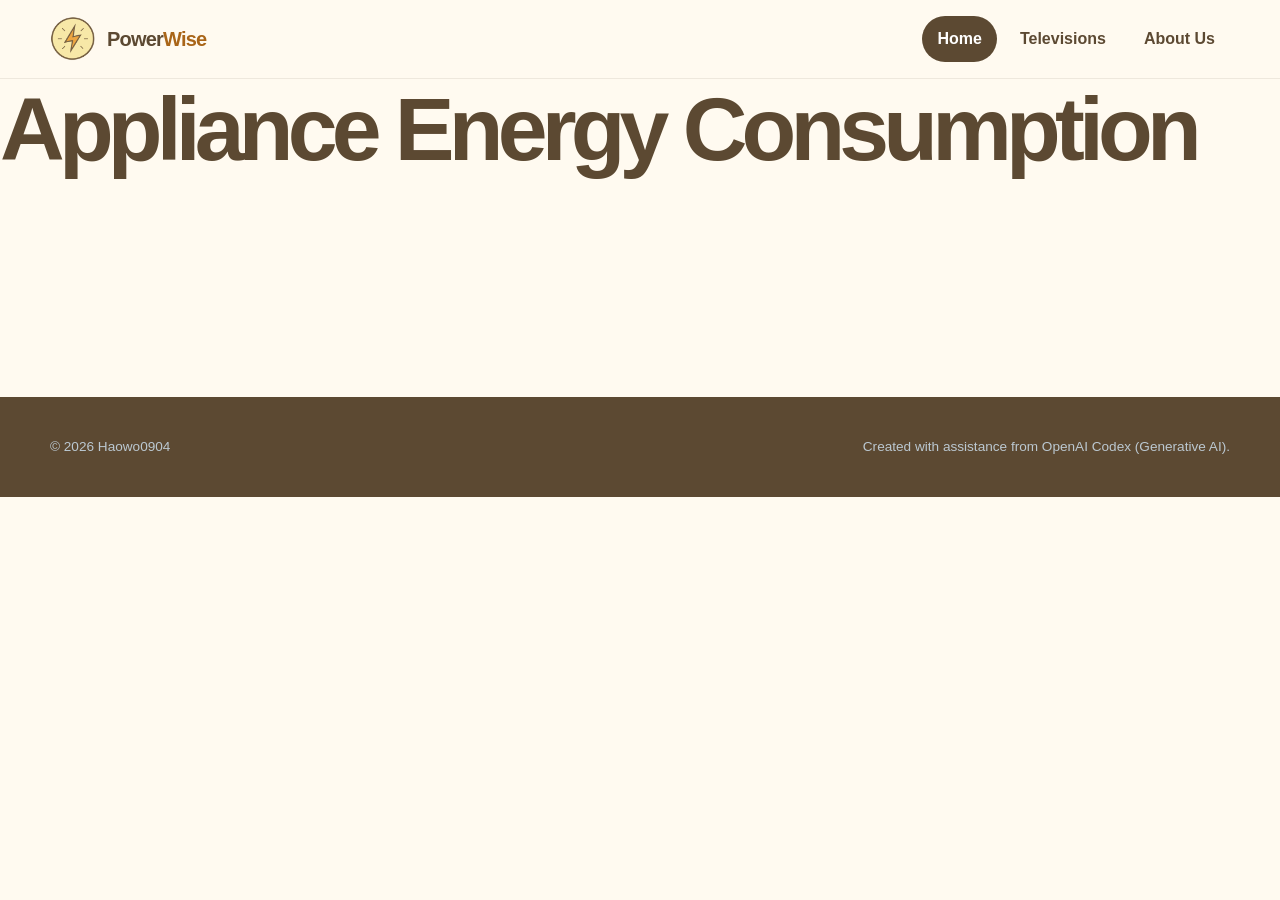
<file: index.html>
<!doctype html>
<html lang="en">
<head>
  <meta charset="utf-8">
  <meta name="viewport" content="width=device-width, initial-scale=1">
  <meta name="description" content="Learn about appliance energy consumption in Australian homes.">
  <title>PowerWise Australia | Home</title>
  <link rel="preconnect" href="https://fonts.googleapis.com">
  <link rel="preconnect" href="https://fonts.gstatic.com" crossorigin>
  <link rel="stylesheet" href="styles.css">
</head>
<body data-page="home">
  <a class="skip-link" href="#main-content">Skip to main content</a>
  <header class="site-header">
    <nav class="nav-shell" aria-label="Primary navigation">
      <a class="brand" href="index.html" data-nav-page="home" aria-label="PowerWise Australia home">
        <img src="PowerIcon.png" alt="" width="46" height="46">
        <span>Power<span>Wise</span></span>
      </a>
      <button class="menu-toggle" type="button" aria-expanded="false" aria-controls="primary-menu">
        <span></span><span></span><span></span><span class="sr-only">Open menu</span>
      </button>
      <ul class="nav-links" id="primary-menu">
        <li><a href="index.html" data-nav-page="home">Home</a></li>
        <li><a href="televisions.html" data-nav-page="televisions">Televisions</a></li>
        <li><a href="about.html" data-nav-page="about">About Us</a></li>
      </ul>
    </nav>
  </header>

  <h1 id="main-content">Appliance Energy Consumption</h1>
  <div id="content"></div>
  <!-- Give the SVG a size so shapes can be seen -->
  <svg width="300" height="150"></svg>

  <!-- NEW: Container for T04-3 chart -->
  <div class="responsive-svg-container"></div>

  <footer class="site-footer">
    <p>© <span data-current-year>2026</span> Haowo0904</p>
    <p>Created with assistance from OpenAI Codex (Generative AI).</p>
  </footer>
  <script src="script.js" defer></script>
  <!-- Old demos (disabled) -->
  <!-- <script src="energy-d3.js"></script> -->
  <!-- <script src="t04-3-bars.js"></script> -->
  <script src="https://d3js.org/d3.v7.min.js"></script>
  <script src="t04-4-load.js"></script> <!-- loads CSV, then calls createBarChart -->
  <script src="t04-5-bars.js"></script> <!-- defines createBarChart -->
</body>
</html>
</file>
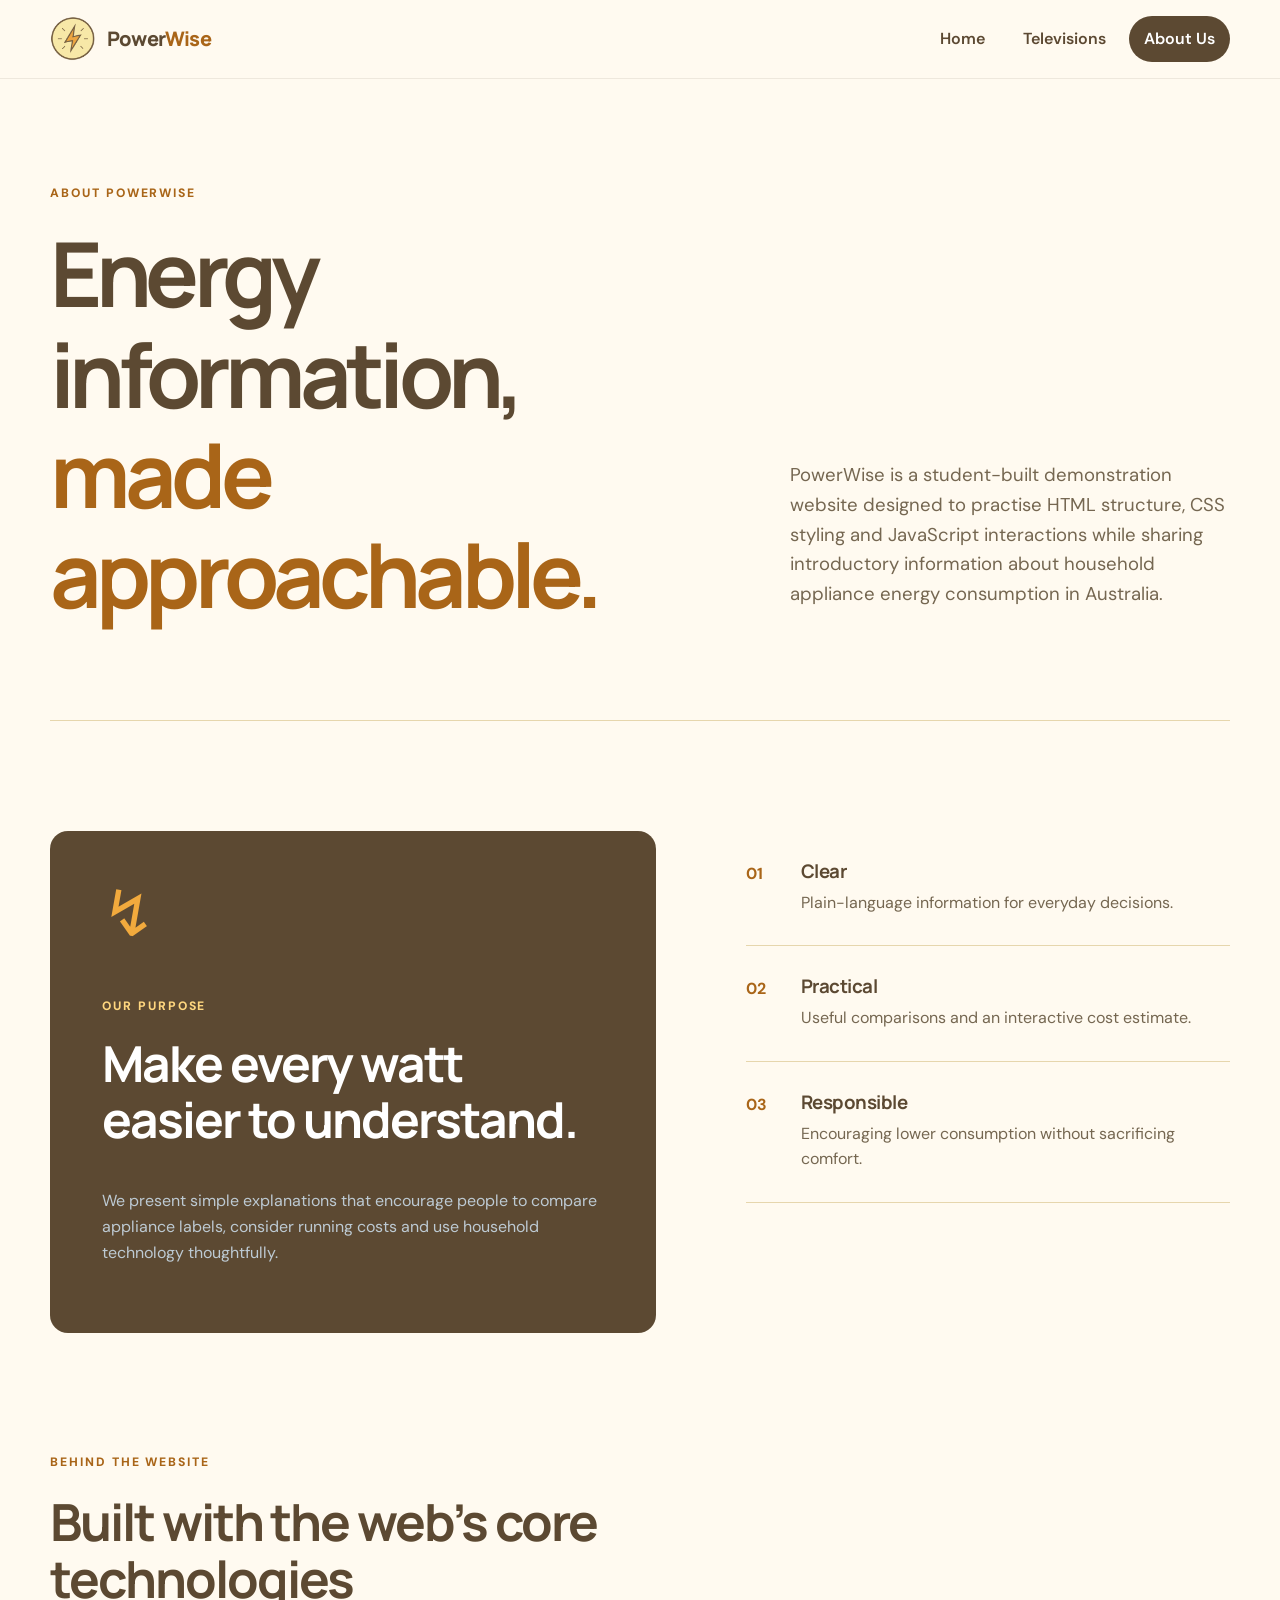
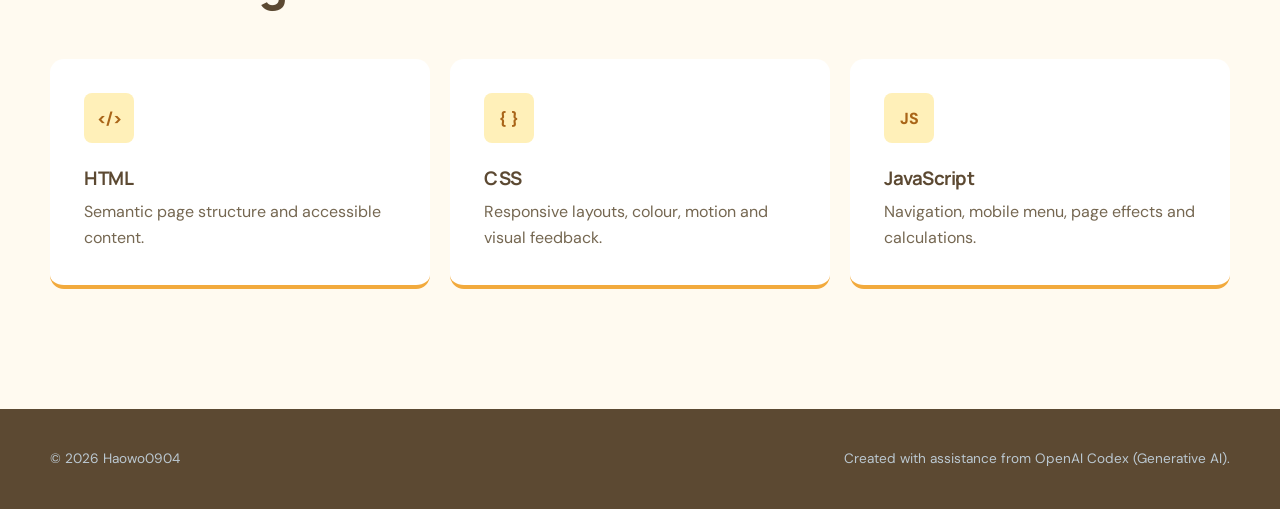
<file: about.html>
<!doctype html>
<html lang="en">
<head>
  <meta charset="utf-8">
  <meta name="viewport" content="width=device-width, initial-scale=1">
  <meta name="description" content="About the PowerWise Australia student website project.">
  <title>PowerWise Australia | About Us</title>
  <link rel="preconnect" href="https://fonts.googleapis.com">
  <link rel="preconnect" href="https://fonts.gstatic.com" crossorigin>
  <link href="https://fonts.googleapis.com/css2?family=DM+Sans:wght@400;500;600;700&amp;family=Manrope:wght@700;800&amp;display=swap" rel="stylesheet">
  <link rel="stylesheet" href="styles.css">
  <script src="script.js" defer></script>
</head>
<body data-page="about">
  <a class="skip-link" href="#main-content">Skip to main content</a>
  <header class="site-header">
    <nav class="nav-shell" aria-label="Primary navigation">
      <a class="brand" href="index.html" data-nav-page="home" aria-label="PowerWise Australia home">
        <img src="PowerIcon.png" alt="" width="46" height="46">
        <span>Power<span>Wise</span></span>
      </a>
      <button class="menu-toggle" type="button" aria-expanded="false" aria-controls="primary-menu"><span></span><span></span><span></span><span class="sr-only">Open menu</span></button>
      <ul class="nav-links" id="primary-menu">
        <li><a href="index.html" data-nav-page="home">Home</a></li>
        <li><a href="televisions.html" data-nav-page="televisions">Televisions</a></li>
        <li><a href="about.html" data-nav-page="about">About Us</a></li>
      </ul>
    </nav>
  </header>

  <main id="main-content">
    <section class="about-hero">
      <div class="reveal">
        <p class="eyebrow">About PowerWise</p>
        <h1>Energy information,<br><em>made approachable.</em></h1>
      </div>
      <p class="about-intro reveal">PowerWise is a student-built demonstration website designed to practise HTML structure, CSS styling and JavaScript interactions while sharing introductory information about household appliance energy consumption in Australia.</p>
    </section>

    <section class="content-section about-grid" aria-label="Project information">
      <article class="mission-card reveal">
        <span class="large-icon">↯</span>
        <p class="eyebrow">Our purpose</p>
        <h2>Make every watt easier to understand.</h2>
        <p>We present simple explanations that encourage people to compare appliance labels, consider running costs and use household technology thoughtfully.</p>
      </article>
      <div class="values-list reveal">
        <article><strong>01</strong><div><h3>Clear</h3><p>Plain-language information for everyday decisions.</p></div></article>
        <article><strong>02</strong><div><h3>Practical</h3><p>Useful comparisons and an interactive cost estimate.</p></div></article>
        <article><strong>03</strong><div><h3>Responsible</h3><p>Encouraging lower consumption without sacrificing comfort.</p></div></article>
      </div>
    </section>

    <section class="process-section">
      <div class="section-heading reveal">
        <p class="eyebrow">Behind the website</p>
        <h2>Built with the web’s core technologies</h2>
      </div>
      <div class="tech-grid">
        <article class="reveal"><span>&lt;/&gt;</span><h3>HTML</h3><p>Semantic page structure and accessible content.</p></article>
        <article class="reveal"><span>{ }</span><h3>CSS</h3><p>Responsive layouts, colour, motion and visual feedback.</p></article>
        <article class="reveal"><span>JS</span><h3>JavaScript</h3><p>Navigation, mobile menu, page effects and calculations.</p></article>
      </div>
    </section>
  </main>

  <footer class="site-footer">
    <p>© <span data-current-year>2026</span> Haowo0904</p>
    <p>Created with assistance from OpenAI Codex (Generative AI).</p>
  </footer>
</body>
</html>
</file>
<file: styles.css>
:root {
  --navy: #5c4932;
  --navy-soft: #745d3e;
  --green: #f2aa3d;
  --green-dark: #a96518;
  --green-pale: #fff0b9;
  --cream: #fffaf0;
  --white: #ffffff;
  --ink-muted: #756751;
  --line: #e6d6ad;
  --shadow: 0 22px 60px rgba(92, 73, 50, 0.16);
}

* { box-sizing: border-box; }

.responsive-svg-container {
  margin: 0 auto; /* center */
  width: 100%; /* fill parent width */
  max-width: 1200px; /* cap max width */
}

.responsive-svg-container > svg {
  display: block;
}

html { scroll-behavior: smooth; }

body {
  margin: 0;
  color: var(--navy);
  background: var(--cream);
  font-family: "DM Sans", Arial, sans-serif;
  line-height: 1.6;
  opacity: 1;
  transition: opacity 180ms ease;
}

body.page-leaving { opacity: 0; }

h1, h2, h3, p { margin-top: 0; }

h1, h2, h3 {
  font-family: "Manrope", "Arial Black", sans-serif;
  line-height: 1.12;
}

h1 { font-size: clamp(3.2rem, 7vw, 6.7rem); letter-spacing: -0.065em; }
h2 { font-size: clamp(2rem, 4vw, 3.5rem); letter-spacing: -0.04em; }
h3 { letter-spacing: -0.025em; }
h1 em { color: var(--green-dark); font-style: normal; }
a { color: inherit; }

.sr-only {
  position: absolute;
  width: 1px;
  height: 1px;
  padding: 0;
  margin: -1px;
  overflow: hidden;
  clip: rect(0, 0, 0, 0);
  white-space: nowrap;
  border: 0;
}

.skip-link {
  position: fixed;
  z-index: 100;
  top: 10px;
  left: 10px;
  padding: 10px 16px;
  color: var(--white);
  background: var(--navy);
  transform: translateY(-150%);
}

.skip-link:focus { transform: translateY(0); }

.site-header {
  position: sticky;
  z-index: 20;
  top: 0;
  background: rgba(255, 250, 240, 0.92);
  border-bottom: 1px solid rgba(92, 73, 50, 0.1);
  backdrop-filter: blur(16px);
}

.nav-shell {
  width: min(1180px, calc(100% - 40px));
  min-height: 78px;
  margin: 0 auto;
  display: flex;
  align-items: center;
  justify-content: space-between;
}

.brand {
  display: inline-flex;
  align-items: center;
  gap: 11px;
  text-decoration: none;
  font-family: "Manrope", sans-serif;
  font-size: 1.25rem;
  font-weight: 800;
  letter-spacing: -0.04em;
}

.brand img { transition: transform 220ms ease; }
.brand:hover img { transform: rotate(18deg) scale(1.06); }
.brand > span > span { color: var(--green-dark); }

.nav-links {
  display: flex;
  align-items: center;
  gap: 8px;
  margin: 0;
  padding: 0;
  list-style: none;
}

.nav-links a {
  position: relative;
  display: block;
  padding: 10px 15px;
  border-radius: 999px;
  text-decoration: none;
  font-weight: 600;
  transition: color 180ms ease, background 180ms ease, transform 180ms ease;
}

.nav-links a:hover { color: var(--green-dark); background: var(--green-pale); transform: translateY(-2px); }
.nav-links a[aria-current="page"] { color: var(--white); background: var(--navy); }

.menu-toggle { display: none; }

main { overflow: hidden; }

.hero, .page-banner, .about-hero, .content-section, .process-section, .callout, .info-note {
  width: min(1180px, calc(100% - 40px));
  margin-inline: auto;
}

.hero {
  min-height: 680px;
  display: grid;
  grid-template-columns: 1.04fr 0.96fr;
  align-items: center;
  gap: 70px;
  padding: 82px 0 100px;
}

.eyebrow {
  margin-bottom: 20px;
  color: var(--green-dark);
  font-size: 0.76rem;
  font-weight: 800;
  letter-spacing: 0.16em;
  text-transform: uppercase;
}

.hero h1 { margin-bottom: 28px; }
.hero-lead { max-width: 620px; color: var(--ink-muted); font-size: 1.16rem; }
.hero-actions { display: flex; align-items: center; gap: 28px; margin-top: 38px; }

.button {
  display: inline-flex;
  align-items: center;
  justify-content: center;
  gap: 12px;
  min-height: 52px;
  padding: 0 24px;
  border: 0;
  border-radius: 8px;
  text-decoration: none;
  font: 700 0.96rem "DM Sans", sans-serif;
  cursor: pointer;
  transition: transform 180ms ease, box-shadow 180ms ease, background 180ms ease;
}

.button:hover { transform: translateY(-3px); }
.button-primary { color: var(--white); background: var(--green-dark); box-shadow: 0 12px 26px rgba(169, 101, 24, 0.24); }
.button-primary:hover { background: #87500e; box-shadow: 0 15px 32px rgba(169, 101, 24, 0.33); }
.button-light { color: var(--navy); background: var(--white); }
.text-link { font-weight: 700; text-underline-offset: 6px; text-decoration-color: var(--green); }
.text-link:hover { color: var(--green-dark); }

.hero-visual { position: relative; min-height: 500px; display: grid; place-items: center; }
.energy-orbit { position: absolute; border: 1px solid rgba(169, 101, 24, 0.25); border-radius: 50%; }
.orbit-one { width: 460px; height: 460px; }
.orbit-two { width: 350px; height: 350px; border-style: dashed; animation: spin 28s linear infinite; }

.power-card {
  position: relative;
  z-index: 2;
  width: 290px;
  min-height: 330px;
  padding: 46px 34px;
  display: flex;
  flex-direction: column;
  align-items: center;
  justify-content: center;
  color: var(--white);
  background: var(--navy);
  border-radius: 50% 50% 46% 54% / 43% 48% 52% 57%;
  box-shadow: var(--shadow);
}

.power-card img { margin-bottom: 26px; filter: drop-shadow(0 10px 18px rgba(242, 170, 61, 0.22)); }
.power-card strong { font: 800 1.8rem "Manrope", sans-serif; }
.power-card span { color: #bfcbd4; }

.stat-chip {
  position: absolute;
  z-index: 3;
  min-width: 158px;
  padding: 15px 18px;
  display: flex;
  flex-direction: column;
  background: var(--white);
  border: 1px solid var(--line);
  border-radius: 12px;
  box-shadow: 0 15px 35px rgba(92, 73, 50, 0.14);
}

.stat-chip strong { color: var(--green-dark); font: 800 1.4rem "Manrope", sans-serif; }
.stat-chip span { color: var(--ink-muted); font-size: 0.8rem; }
.stat-chip-top { top: 70px; right: 0; }
.stat-chip-bottom { bottom: 65px; left: 0; }

.content-section { padding: 110px 0; }
.section-heading { max-width: 700px; margin-bottom: 52px; }
.section-heading h2 { margin-bottom: 20px; }
.section-heading > p:last-child { color: var(--ink-muted); font-size: 1.08rem; }

.feature-grid { display: grid; grid-template-columns: repeat(3, 1fr); gap: 20px; }
.feature-card { min-height: 275px; padding: 34px; background: var(--white); border: 1px solid var(--line); border-radius: 14px; transition: transform 220ms ease, box-shadow 220ms ease; }
.feature-card:hover { transform: translateY(-8px); box-shadow: var(--shadow); }
.card-number { color: var(--green-dark); font-weight: 800; }
.feature-card h3 { margin: 70px 0 14px; font-size: 1.4rem; }
.feature-card p { color: var(--ink-muted); margin: 0; }

.callout {
  margin-bottom: 110px;
  padding: 52px 58px;
  display: flex;
  align-items: center;
  justify-content: space-between;
  gap: 30px;
  color: var(--white);
  background: var(--green-dark);
  border-radius: 18px;
}
.callout .eyebrow { color: #fff0b9; }
.callout h2 { max-width: 660px; margin: 0; }

.page-banner {
  min-height: 510px;
  padding: 75px 0;
  display: grid;
  grid-template-columns: 1fr 0.8fr;
  align-items: center;
  gap: 70px;
}
.page-banner h1 { margin-bottom: 25px; }
.page-banner > div:first-child > p:last-child { max-width: 610px; color: var(--ink-muted); font-size: 1.1rem; }
.tv-illustration { display: grid; place-items: center; }
.tv-screen { width: min(420px, 100%); aspect-ratio: 16 / 10; display: flex; flex-direction: column; align-items: center; justify-content: center; color: var(--white); background: linear-gradient(145deg, var(--navy-soft), var(--navy)); border: 13px solid #423321; border-radius: 18px; box-shadow: var(--shadow); }
.tv-screen span { color: #b9c8d3; font-size: 0.7rem; letter-spacing: 0.24em; }
.tv-screen strong { margin-top: 12px; color: var(--green); font-size: clamp(1rem, 3vw, 2rem); letter-spacing: 0.16em; }
.tv-stand { width: 45%; height: 60px; border-bottom: 12px solid var(--navy); clip-path: polygon(42% 0, 58% 0, 70% 80%, 100% 80%, 100% 100%, 0 100%, 0 80%, 30% 80%); }

.split-section { display: grid; grid-template-columns: 0.9fr 1.1fr; gap: 80px; align-items: start; }
.calculator-card { padding: 42px; color: var(--white); background: var(--navy); border-radius: 18px; box-shadow: var(--shadow); }
.calculator-card .eyebrow { color: #ffd77f; }
.calculator-card h2 { font-size: 2.4rem; }
.calculator-card form { display: grid; gap: 10px; }
.calculator-card label { display: flex; justify-content: space-between; margin-top: 10px; font-weight: 600; }
.calculator-card label span { color: #a8b7c2; font-size: 0.85rem; font-weight: 400; }
.calculator-card input { width: 100%; padding: 13px 15px; color: var(--navy); background: var(--white); border: 2px solid transparent; border-radius: 7px; font: inherit; }
.calculator-card input:focus { border-color: var(--green); outline: 3px solid rgba(242, 170, 61, 0.22); }
.calculator-card button { margin-top: 16px; width: 100%; }
.result-panel { margin-top: 25px; padding: 24px; display: flex; flex-direction: column; background: var(--navy-soft); border-left: 4px solid var(--green); border-radius: 5px; }
.result-panel span, .result-panel small { color: #b9c8d3; }
.result-panel strong { margin: 3px 0; color: var(--green); font: 800 2.2rem "Manrope", sans-serif; }
.tips-panel h2 { margin-bottom: 38px; }
.tip-list { display: grid; gap: 7px; }
.tip-list article { padding: 22px 0; display: grid; grid-template-columns: 48px 1fr; gap: 15px; border-top: 1px solid var(--line); }
.tip-list article > span { color: var(--green-dark); font-weight: 800; }
.tip-list h3 { margin-bottom: 7px; }
.tip-list p { margin: 0; color: var(--ink-muted); }
.info-note { margin-bottom: 110px; padding: 26px 30px; display: flex; gap: 35px; background: var(--green-pale); border-radius: 10px; }
.info-note p { margin: 0; color: var(--ink-muted); }

.chart-section { width: min(1180px, calc(100% - 40px)); margin: 0 auto; padding: 20px 0 110px; }
.chart-gallery { display: grid; gap: 28px; }
.chart-card { margin: 0; overflow: hidden; background: var(--white); border: 1px solid var(--line); border-radius: 16px; box-shadow: 0 12px 35px rgba(92, 73, 50, 0.08); }
.chart-card img { display: block; width: 100%; height: auto; border-bottom: 1px solid var(--line); }
.chart-card figcaption { padding: 24px 28px; display: flex; align-items: baseline; justify-content: space-between; gap: 30px; }
.chart-card figcaption strong { font: 800 1.15rem "Manrope", sans-serif; }
.chart-card figcaption span { max-width: 620px; color: var(--ink-muted); text-align: right; }

.about-hero { padding: 105px 0 95px; display: grid; grid-template-columns: 1.2fr 0.8fr; gap: 80px; align-items: end; border-bottom: 1px solid var(--line); }
.about-hero h1 { margin: 0; }
.about-intro { margin: 0 0 15px; color: var(--ink-muted); font-size: 1.16rem; }
.about-grid { display: grid; grid-template-columns: 1fr 0.8fr; gap: 90px; }
.mission-card { padding: 52px; color: var(--white); background: var(--navy); border-radius: 18px; }
.mission-card .eyebrow { color: #ffd77f; }
.mission-card h2 { font-size: clamp(2rem, 4vw, 3.1rem); }
.mission-card > p:last-child { color: #bdcad3; }
.large-icon { display: block; margin-bottom: 50px; color: var(--green); font-size: 4rem; line-height: 1; }
.values-list article { padding: 30px 0; display: grid; grid-template-columns: 55px 1fr; border-bottom: 1px solid var(--line); }
.values-list strong { color: var(--green-dark); }
.values-list h3 { margin-bottom: 8px; }
.values-list p { margin: 0; color: var(--ink-muted); }
.process-section { padding: 10px 0 120px; }
.tech-grid { display: grid; grid-template-columns: repeat(3, 1fr); gap: 20px; }
.tech-grid article { padding: 34px; background: var(--white); border-radius: 14px; border-bottom: 4px solid var(--green); }
.tech-grid span { display: inline-grid; min-width: 50px; height: 50px; padding: 0 8px; place-items: center; color: var(--green-dark); background: var(--green-pale); border-radius: 8px; font-weight: 800; }
.tech-grid h3 { margin: 25px 0 10px; }
.tech-grid p { margin: 0; color: var(--ink-muted); }

.site-footer {
  min-height: 100px;
  padding: 25px max(20px, calc((100% - 1180px) / 2));
  display: flex;
  align-items: center;
  justify-content: space-between;
  gap: 25px;
  color: #bbc8d1;
  background: var(--navy);
  font-size: 0.85rem;
}
.site-footer p { margin: 0; }

.reveal { opacity: 0; transform: translateY(20px); transition: opacity 650ms ease, transform 650ms ease; }
.reveal.is-visible { opacity: 1; transform: translateY(0); }

@keyframes spin { to { transform: rotate(360deg); } }

@media (prefers-reduced-motion: reduce) {
  *, *::before, *::after { scroll-behavior: auto !important; animation-duration: 0.01ms !important; transition-duration: 0.01ms !important; }
  .reveal { opacity: 1; transform: none; }
}

@media (max-width: 820px) {
  h1 { font-size: clamp(3rem, 13vw, 5rem); }
  .menu-toggle { width: 46px; height: 42px; padding: 9px; display: flex; flex-direction: column; justify-content: center; gap: 5px; background: transparent; border: 1px solid var(--line); border-radius: 7px; }
  .menu-toggle span:not(.sr-only) { width: 100%; height: 2px; background: var(--navy); transition: transform 180ms ease, opacity 180ms ease; }
  .menu-toggle[aria-expanded="true"] span:nth-child(1) { transform: translateY(7px) rotate(45deg); }
  .menu-toggle[aria-expanded="true"] span:nth-child(2) { opacity: 0; }
  .menu-toggle[aria-expanded="true"] span:nth-child(3) { transform: translateY(-7px) rotate(-45deg); }
  .nav-links { position: absolute; top: 78px; left: 0; width: 100%; padding: 14px 20px 22px; display: none; flex-direction: column; align-items: stretch; background: var(--cream); border-bottom: 1px solid var(--line); }
  .nav-links.is-open { display: flex; }
  .nav-links a { text-align: center; }
  .hero, .page-banner, .about-hero, .about-grid, .split-section { grid-template-columns: 1fr; }
  .hero { padding-top: 65px; gap: 30px; }
  .hero-visual { min-height: 470px; }
  .page-banner { padding-top: 65px; gap: 25px; }
  .about-hero { padding-top: 65px; gap: 35px; }
  .feature-grid, .tech-grid { grid-template-columns: 1fr; }
  .split-section, .about-grid { gap: 45px; }
  .callout { align-items: flex-start; flex-direction: column; }
}

@media (max-width: 540px) {
  .nav-shell, .hero, .page-banner, .about-hero, .content-section, .process-section, .callout, .info-note, .chart-section { width: min(100% - 28px, 1180px); }
  .brand > span { display: none; }
  .hero-actions { align-items: flex-start; flex-direction: column; gap: 20px; }
  .hero-visual { min-height: 400px; transform: scale(0.88); }
  .orbit-one { width: 390px; height: 390px; }
  .orbit-two { width: 310px; height: 310px; }
  .stat-chip-top { right: -25px; }
  .stat-chip-bottom { left: -25px; }
  .content-section { padding: 80px 0; }
  .callout, .calculator-card, .mission-card { padding: 34px 26px; }
  .info-note { flex-direction: column; gap: 8px; }
  .chart-card figcaption { align-items: flex-start; flex-direction: column; gap: 8px; }
  .chart-card figcaption span { text-align: left; }
  .site-footer { align-items: flex-start; flex-direction: column; justify-content: center; }
}
</file>
